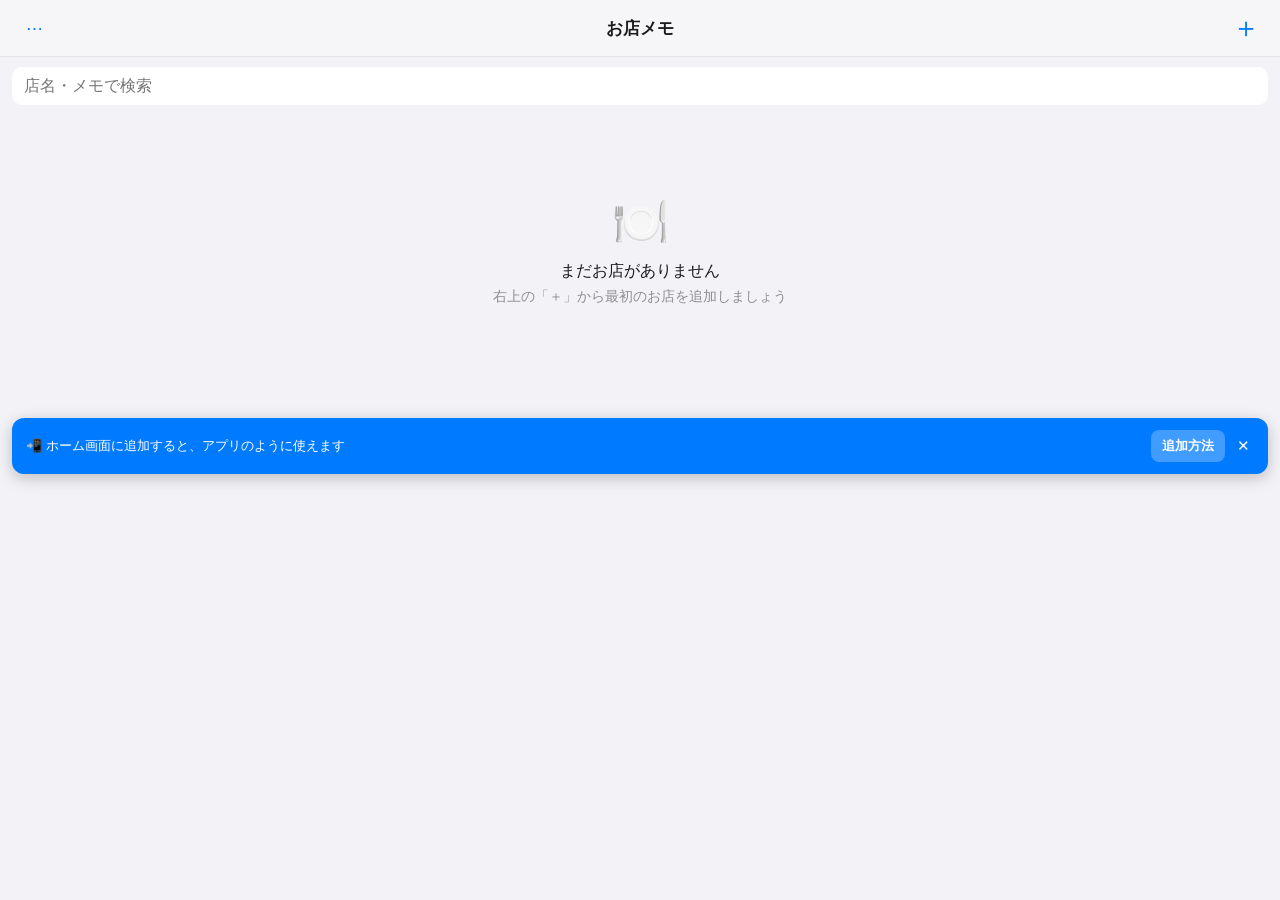
<file: app/index.html>
<!doctype html>
<html lang="ja">
<head>
  <meta charset="utf-8" />
  <meta name="viewport" content="width=device-width, initial-scale=1, viewport-fit=cover, maximum-scale=1, user-scalable=no" />
  <title>お店メモ</title>
  <meta name="theme-color" content="#f7f7f9" media="(prefers-color-scheme: light)" />
  <meta name="theme-color" content="#000000" media="(prefers-color-scheme: dark)" />
  <meta name="description" content="飲食店ごとに自分専用のメモを残せるアプリ。「このお店、前どんな注文だっけ？」を解決する、自分だけの再訪メモ。" />

  <!-- 共有時のプレビュー（OGP / Twitter Card）-->
  <meta property="og:type" content="website" />
  <meta property="og:site_name" content="お店メモ" />
  <meta property="og:title" content="お店メモ — 自分だけのお店の再訪メモ" />
  <meta property="og:description" content="飲食店ごとに自分専用のメモ。外食の「前どうだっけ？」を解決。インストール不要・無料。" />
  <meta property="og:url" content="https://nibosea.github.io/oshise-memo/" />
  <meta property="og:image" content="https://nibosea.github.io/oshise-memo/og-image.png" />
  <meta property="og:image:width" content="1200" />
  <meta property="og:image:height" content="630" />
  <meta name="twitter:card" content="summary_large_image" />
  <meta name="twitter:title" content="お店メモ — 自分だけのお店の再訪メモ" />
  <meta name="twitter:description" content="飲食店ごとに自分専用のメモ。外食の「前どうだっけ？」を解決。インストール不要・無料。" />
  <meta name="twitter:image" content="https://nibosea.github.io/oshise-memo/og-image.png" />

  <!-- PWA / iOSホーム画面対応 -->
  <link rel="manifest" href="manifest.webmanifest" />
  <meta name="apple-mobile-web-app-capable" content="yes" />
  <meta name="apple-mobile-web-app-status-bar-style" content="default" />
  <meta name="apple-mobile-web-app-title" content="お店メモ" />
  <link rel="apple-touch-icon" href="icons/apple-touch-icon.png" />
  <link rel="icon" href="icons/icon.svg" type="image/svg+xml" />

  <link rel="stylesheet" href="css/styles.css" />
</head>
<body>
  <div id="app"><!-- 画面はJSで描画 --></div>

  <script src="js/db.js"></script>
  <script src="js/app.js"></script>
  <script>
    // Service Worker 登録（オフライン＆インストール用）。file:// では無効なので握りつぶす。
    if ('serviceWorker' in navigator && location.protocol.startsWith('http')) {
      window.addEventListener('load', () => {
        navigator.serviceWorker.register('sw.js').catch(() => {});
      });
    }
  </script>

  <!-- アクセス解析（GoatCounter・Cookie不使用）。訪問イベントのみ送信。メモの中身は一切送らない -->
  <script data-goatcounter="https://nibosea.goatcounter.com/count"
          async src="//gc.zgo.at/count.js"></script>
</body>
</html>
</file>
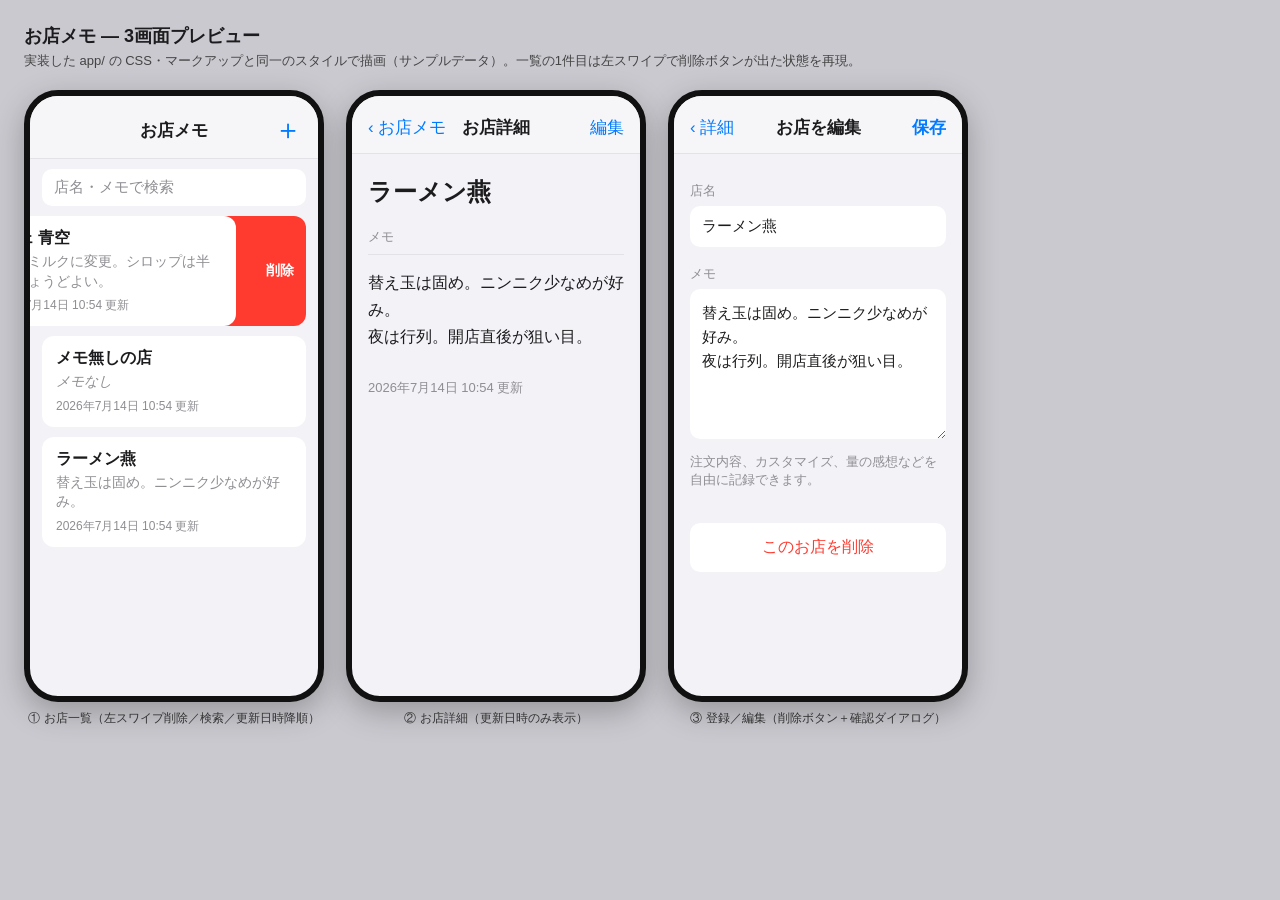
<file: docs/preview.html>
<!doctype html>
<html lang="ja">
<head>
<meta charset="utf-8" />
<meta name="viewport" content="width=device-width, initial-scale=1" />
<title>お店メモ プレビュー</title>
<style>
  /* ==== app/css/styles.css と同一のトークン・スタイル（抜粋） ==== */
  :root{
    --bg:#f2f2f7; --card:#fff; --text:#1c1c1e; --sub:#8e8e93; --line:#e2e2e7;
    --accent:#007aff; --danger:#ff3b30; --navbar:rgba(247,247,249,.92);
  }
  *{box-sizing:border-box}
  body{margin:0;background:#c9c9cf;font-family:-apple-system,"Hiragino Sans","Yu Gothic",sans-serif;color:var(--text);padding:24px}
  h1{font-size:18px;font-weight:700;margin:0 0 4px}
  .lead{color:#444;font-size:13px;margin:0 0 20px}
  .stage{display:flex;gap:22px;flex-wrap:wrap;align-items:flex-start}
  .phone{width:300px;background:var(--bg);border-radius:34px;overflow:hidden;box-shadow:0 10px 30px rgba(0,0,0,.25);border:6px solid #111}
  .cap{color:#333;font-size:12px;text-align:center;margin:8px 0 0;width:300px}
  .screen{height:600px;overflow:hidden;position:relative}

  .navbar{display:grid;grid-template-columns:1fr auto 1fr;align-items:center;gap:8px;padding:14px 12px 8px;background:var(--navbar);border-bottom:.5px solid var(--line)}
  .navbar .title{grid-column:2;text-align:center;font-size:17px;font-weight:600}
  .navbar .left{grid-column:1;justify-self:start}
  .navbar .right{grid-column:3;justify-self:end}
  .nav-btn{border:0;background:transparent;color:var(--accent);font-size:17px;padding:6px 4px}
  .nav-btn.plus{font-size:28px;font-weight:300;line-height:1}
  .nav-btn.strong{font-weight:600}
  .nav-btn.dim{color:var(--sub)}

  .search-wrap{padding:10px 12px}
  .search-wrap input{width:100%;border:0;background:var(--card);border-radius:10px;padding:10px 12px;font-size:15px;color:var(--sub)}
  .list{padding:0 12px;display:flex;flex-direction:column;gap:10px}
  .row{background:var(--card);padding:12px 14px;border-radius:12px}
  .row .name{font-size:16px;font-weight:600;margin-bottom:3px}
  .row .memo{font-size:14px;color:var(--sub);line-height:1.4}
  .row .memo.empty{font-style:italic}
  .row .date{font-size:12px;color:var(--sub);margin-top:6px}
  .row.swiped{position:relative;transform:translateX(-70px);box-shadow:70px 0 0 var(--danger)}
  .del-label{position:absolute;right:-58px;top:50%;transform:translateY(-50%);color:#fff;font-weight:600;font-size:14px}

  .detail{padding:16px}
  .detail .shop-name{font-size:24px;font-weight:700;margin:6px 0 20px}
  .detail .section-label{font-size:13px;color:var(--sub);margin-bottom:6px}
  .detail hr{border:0;border-top:.5px solid var(--line);margin:8px 0 14px}
  .detail .memo-body{font-size:16px;line-height:1.7;white-space:pre-wrap}
  .detail .updated{font-size:13px;color:var(--sub);margin-top:28px}

  .form{padding:16px;display:flex;flex-direction:column;gap:6px}
  .form label{font-size:13px;color:var(--sub);margin-top:12px}
  .form input,.form textarea{border:0;background:var(--card);border-radius:10px;padding:12px;font-size:15px;font-family:inherit;color:var(--text)}
  .form textarea{min-height:150px;line-height:1.6}
  .form .ph{color:var(--sub)}
  .form .helper{font-size:13px;color:var(--sub);margin-top:8px}
  .btn-delete{margin-top:28px;border:0;background:var(--card);color:var(--danger);font-size:16px;font-weight:500;border-radius:10px;padding:14px;text-align:center}
</style>
</head>
<body>
  <h1>お店メモ — 3画面プレビュー</h1>
  <p class="lead">実装した app/ の CSS・マークアップと同一のスタイルで描画（サンプルデータ）。一覧の1件目は左スワイプで削除ボタンが出た状態を再現。</p>

  <div class="stage">

    <!-- 画面1: 一覧 -->
    <div>
      <div class="phone"><div class="screen">
        <div class="navbar"><div class="title">お店メモ</div><button class="nav-btn right plus">＋</button></div>
        <div class="search-wrap"><input value="店名・メモで検索" /></div>
        <div class="list">
          <div class="row swiped">
            <div class="name">カフェ 青空</div>
            <div class="memo">オーツミルクに変更。シロップは半分がちょうどよい。</div>
            <div class="date">2026年7月14日 10:54 更新</div>
            <span class="del-label">削除</span>
          </div>
          <div class="row">
            <div class="name">メモ無しの店</div>
            <div class="memo empty">メモなし</div>
            <div class="date">2026年7月14日 10:54 更新</div>
          </div>
          <div class="row">
            <div class="name">ラーメン燕</div>
            <div class="memo">替え玉は固め。ニンニク少なめが好み。</div>
            <div class="date">2026年7月14日 10:54 更新</div>
          </div>
        </div>
      </div></div>
      <p class="cap">① お店一覧（左スワイプ削除／検索／更新日時降順）</p>
    </div>

    <!-- 画面2: 詳細 -->
    <div>
      <div class="phone"><div class="screen">
        <div class="navbar"><button class="nav-btn left">‹ お店メモ</button><div class="title">お店詳細</div><button class="nav-btn right">編集</button></div>
        <div class="detail">
          <div class="shop-name">ラーメン燕</div>
          <div class="section-label">メモ</div>
          <hr />
          <div class="memo-body">替え玉は固め。ニンニク少なめが好み。
夜は行列。開店直後が狙い目。</div>
          <div class="updated">2026年7月14日 10:54 更新</div>
        </div>
      </div></div>
      <p class="cap">② お店詳細（更新日時のみ表示）</p>
    </div>

    <!-- 画面3: 編集 -->
    <div>
      <div class="phone"><div class="screen">
        <div class="navbar"><button class="nav-btn left">‹ 詳細</button><div class="title">お店を編集</div><button class="nav-btn right strong">保存</button></div>
        <div class="form">
          <label>店名</label>
          <input value="ラーメン燕" />
          <label>メモ</label>
          <textarea>替え玉は固め。ニンニク少なめが好み。
夜は行列。開店直後が狙い目。</textarea>
          <div class="helper">注文内容、カスタマイズ、量の感想などを自由に記録できます。</div>
          <div class="btn-delete">このお店を削除</div>
        </div>
      </div></div>
      <p class="cap">③ 登録／編集（削除ボタン＋確認ダイアログ）</p>
    </div>

  </div>
</body>
</html>
</file>
<file: app/css/styles.css>
/* styles.css — お店メモ（iOS風の素朴なスタイル） */

:root {
  --bg: #f2f2f7;
  --card: #ffffff;
  --text: #1c1c1e;
  --sub: #8e8e93;
  --line: #e2e2e7;
  --accent: #007aff;
  --danger: #ff3b30;
  --navbar: rgba(247, 247, 249, 0.92);
  --safe-top: env(safe-area-inset-top, 0px);
  --safe-bottom: env(safe-area-inset-bottom, 0px);
}

@media (prefers-color-scheme: dark) {
  :root {
    --bg: #000000;
    --card: #1c1c1e;
    --text: #ffffff;
    --sub: #8e8e93;
    --line: #38383a;
    --accent: #0a84ff;
    --danger: #ff453a;
    --navbar: rgba(20, 20, 22, 0.92);
  }
}

* { box-sizing: border-box; }

html, body {
  margin: 0;
  padding: 0;
  background: var(--bg);
  color: var(--text);
  font-family: -apple-system, BlinkMacSystemFont, "Hiragino Sans", "Yu Gothic", sans-serif;
  -webkit-font-smoothing: antialiased;
  overscroll-behavior-y: contain;
}

#app { min-height: 100vh; }

/* ---- ナビゲーションバー ---- */
.navbar {
  position: sticky;
  top: 0;
  z-index: 10;
  display: grid;
  grid-template-columns: 1fr auto 1fr;
  align-items: center;
  gap: 8px;
  padding: calc(var(--safe-top) + 8px) 12px 8px;
  background: var(--navbar);
  backdrop-filter: saturate(180%) blur(20px);
  -webkit-backdrop-filter: saturate(180%) blur(20px);
  border-bottom: 0.5px solid var(--line);
}
.navbar .title {
  grid-column: 2;
  text-align: center;
  font-size: 17px;
  font-weight: 600;
  white-space: nowrap;
}
.navbar .left  { grid-column: 1; justify-self: start; }
.navbar .right { grid-column: 3; justify-self: end; }

.nav-btn {
  appearance: none;
  border: 0;
  background: transparent;
  color: var(--accent);
  font-size: 17px;
  padding: 6px 4px;
  cursor: pointer;
  min-width: 44px;
  min-height: 34px;
}
.nav-btn.plus { font-size: 28px; line-height: 1; font-weight: 300; }
.nav-btn:disabled { color: var(--sub); opacity: .5; }
.nav-btn.strong { font-weight: 600; }

/* ---- 検索 ---- */
.search-wrap { padding: 10px 12px; }
.search-wrap input {
  width: 100%;
  border: 0;
  background: var(--card);
  color: var(--text);
  border-radius: 10px;
  padding: 10px 12px;
  font-size: 16px;
}

/* ---- 一覧 ---- */
.list { padding: 0 12px 24px; display: flex; flex-direction: column; gap: 10px; }

.swipe {
  position: relative;
  border-radius: 12px;
  overflow: hidden;
}
.swipe .delete-bg {
  position: absolute;
  inset: 0;
  display: flex;
  justify-content: flex-end;
  align-items: stretch;
  background: var(--danger);
}
.swipe .delete-bg button {
  border: 0;
  background: transparent;
  color: #fff;
  font-size: 16px;
  font-weight: 600;
  width: 88px;
  cursor: pointer;
}
.row {
  position: relative;
  background: var(--card);
  padding: 12px 14px;
  transition: transform .18s ease;
  touch-action: pan-y;
  cursor: pointer;
}
.row .name { font-size: 16px; font-weight: 600; margin-bottom: 3px; }
.row .memo {
  font-size: 14px;
  color: var(--sub);
  line-height: 1.4;
  display: -webkit-box;
  -webkit-line-clamp: 2;
  -webkit-box-orient: vertical;
  overflow: hidden;
}
.row .memo.empty { font-style: italic; }
.row .date { font-size: 12px; color: var(--sub); margin-top: 6px; }

/* ---- 空状態 ---- */
.empty {
  text-align: center;
  color: var(--sub);
  padding: 80px 24px;
}
.empty .big { font-size: 46px; margin-bottom: 12px; }
.empty .lead { font-size: 16px; color: var(--text); margin-bottom: 6px; }
.empty .sub { font-size: 14px; }

/* ---- 詳細 ---- */
.detail { padding: 16px; }
.detail .shop-name { font-size: 26px; font-weight: 700; line-height: 1.3; margin: 6px 0 20px; word-break: break-word; }
.detail .section-label { font-size: 13px; color: var(--sub); letter-spacing: .04em; margin-bottom: 6px; }
.detail hr { border: 0; border-top: 0.5px solid var(--line); margin: 8px 0 14px; }
.detail .memo-body { font-size: 16px; line-height: 1.7; white-space: pre-wrap; word-break: break-word; }
.detail .memo-body.empty { color: var(--sub); text-align: center; padding: 40px 0; }
.detail .updated { font-size: 13px; color: var(--sub); margin-top: 28px; }

/* ---- フォーム ---- */
.form { padding: 16px; display: flex; flex-direction: column; gap: 6px; }
.form label { font-size: 13px; color: var(--sub); margin-top: 12px; }
.form input, .form textarea {
  border: 0;
  background: var(--card);
  color: var(--text);
  border-radius: 10px;
  padding: 12px;
  font-size: 16px;
  font-family: inherit;
  width: 100%;
}
.form textarea { min-height: 180px; resize: vertical; line-height: 1.6; }
.form .helper { font-size: 13px; color: var(--sub); margin-top: 8px; line-height: 1.5; }
.form .field-error { font-size: 13px; color: var(--danger); margin-top: 6px; min-height: 18px; }

.btn-delete {
  margin-top: 32px;
  border: 0;
  background: var(--card);
  color: var(--danger);
  font-size: 16px;
  font-weight: 500;
  border-radius: 10px;
  padding: 14px;
  cursor: pointer;
}

/* ---- ダイアログ ---- */
.backdrop {
  position: fixed;
  inset: 0;
  background: rgba(0,0,0,.4);
  display: flex;
  align-items: center;
  justify-content: center;
  padding: 24px;
  z-index: 100;
}
.dialog {
  background: var(--card);
  border-radius: 14px;
  width: 100%;
  max-width: 300px;
  overflow: hidden;
  text-align: center;
}
.dialog .body { padding: 20px 18px; }
.dialog .d-title { font-size: 17px; font-weight: 600; margin-bottom: 6px; }
.dialog .d-msg { font-size: 13px; color: var(--sub); line-height: 1.5; }
.dialog .actions { display: flex; flex-direction: column; border-top: 0.5px solid var(--line); }
.dialog .actions button {
  border: 0;
  background: transparent;
  padding: 13px;
  font-size: 17px;
  cursor: pointer;
  border-top: 0.5px solid var(--line);
}
.dialog .actions button:first-child { border-top: 0; }
.dialog .actions .destructive { color: var(--danger); font-weight: 600; }
.dialog .actions .cancel { color: var(--accent); }
.dialog .actions .default { color: var(--accent); font-weight: 600; }

.dialog .help { font-size: 14px; line-height: 1.6; color: var(--text); text-align: left; }
.dialog .help p { margin: 10px 0; }
.dialog .help .mono { font-family: ui-monospace, monospace; background: var(--bg); padding: 1px 6px; border-radius: 5px; }

/* ---- インストール案内バナー ---- */
.install-banner {
  position: sticky;
  bottom: 0;
  display: flex;
  align-items: center;
  gap: 8px;
  margin: 8px 12px calc(var(--safe-bottom) + 12px);
  padding: 12px 14px;
  background: var(--accent);
  color: #fff;
  border-radius: 12px;
  box-shadow: 0 4px 16px rgba(0,0,0,.22);
}
.install-banner .ib-text { flex: 1; font-size: 13px; line-height: 1.4; }
.install-banner .ib-how {
  border: 0; background: rgba(255,255,255,.25); color: #fff;
  font-size: 13px; font-weight: 600; padding: 7px 11px; border-radius: 8px; cursor: pointer;
  white-space: nowrap;
}
.install-banner .ib-close { border: 0; background: transparent; color: #fff; font-size: 15px; cursor: pointer; padding: 4px; }
</file>
